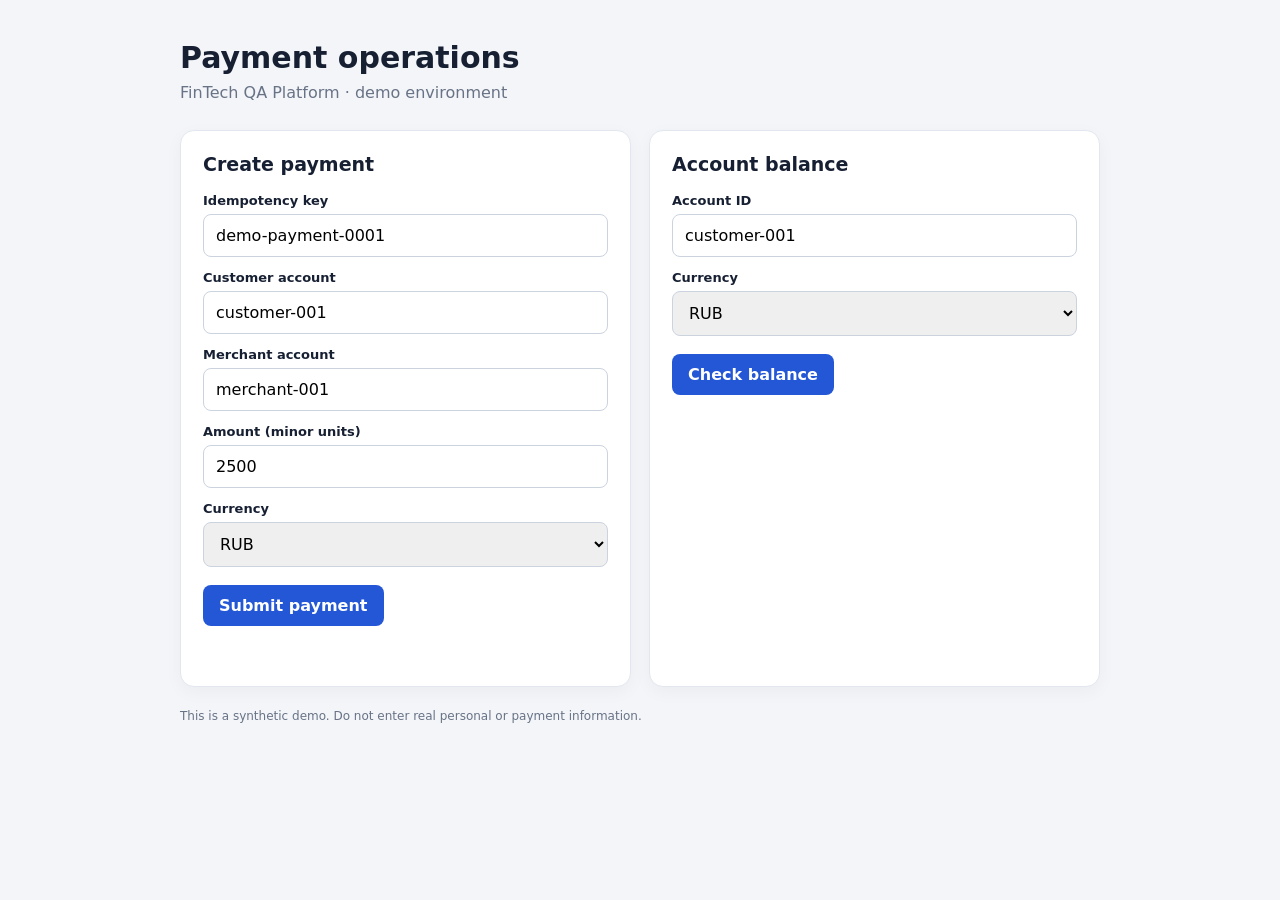
<file: fintech-qa-platform/frontend/index.html>
<!doctype html>
<html lang="en">
<head>
  <meta charset="utf-8">
  <meta name="viewport" content="width=device-width, initial-scale=1">
  <title>FinTech Demo — Payments</title>
  <style>
    :root { color-scheme: light; font-family: Inter, system-ui, sans-serif; background: #f3f5f8; color: #172033; }
    * { box-sizing: border-box; }
    body { margin: 0; padding: 40px 18px; }
    main { max-width: 920px; margin: auto; }
    header { margin-bottom: 28px; }
    h1 { margin: 0 0 8px; font-size: 30px; }
    .muted { color: #687386; }
    .grid { display: grid; grid-template-columns: repeat(auto-fit, minmax(280px, 1fr)); gap: 18px; }
    section { background: white; border: 1px solid #e2e7ef; border-radius: 14px; padding: 22px; box-shadow: 0 5px 18px #1720330a; }
    h2 { margin: 0 0 18px; font-size: 19px; }
    label { display: block; margin: 13px 0 6px; font-size: 13px; font-weight: 650; }
    input, select { width: 100%; padding: 11px 12px; border: 1px solid #cbd3df; border-radius: 8px; font: inherit; }
    button { margin-top: 18px; border: 0; border-radius: 8px; padding: 11px 16px; color: white; background: #2457d6; font: inherit; font-weight: 650; cursor: pointer; }
    button:hover { background: #1947b8; }
    button:disabled { opacity: .6; cursor: wait; }
    output { display: block; min-height: 24px; margin-top: 14px; font-size: 14px; overflow-wrap: anywhere; }
    output[data-state="success"] { color: #137547; }
    output[data-state="error"] { color: #b42318; }
    .notice { margin-top: 22px; font-size: 12px; color: #687386; }
  </style>
</head>
<body>
<main>
  <header>
    <h1>Payment operations</h1>
    <div class="muted">FinTech QA Platform · demo environment</div>
  </header>
  <div class="grid">
    <section aria-labelledby="payment-heading">
      <h2 id="payment-heading">Create payment</h2>
      <form id="payment-form">
        <label for="idempotency-key">Idempotency key</label>
        <input id="idempotency-key" name="idempotency_key" minlength="8" required value="demo-payment-0001">
        <label for="customer-account">Customer account</label>
        <input id="customer-account" name="customer_account" minlength="3" required value="customer-001">
        <label for="merchant-account">Merchant account</label>
        <input id="merchant-account" name="merchant_account" minlength="3" required value="merchant-001">
        <label for="amount">Amount (minor units)</label>
        <input id="amount" name="amount_minor" type="number" min="1" max="100000000" required value="2500">
        <label for="currency">Currency</label>
        <select id="currency" name="currency"><option value="RUB">RUB</option><option value="USD">USD</option><option value="EUR">EUR</option></select>
        <button id="submit-payment" type="submit">Submit payment</button>
      </form>
      <output id="payment-result" role="status" aria-live="polite"></output>
    </section>
    <section aria-labelledby="balance-heading">
      <h2 id="balance-heading">Account balance</h2>
      <form id="balance-form">
        <label for="account-id">Account ID</label>
        <input id="account-id" name="account_id" minlength="3" required value="customer-001">
        <label for="balance-currency">Currency</label>
        <select id="balance-currency" name="currency"><option value="RUB">RUB</option><option value="USD">USD</option><option value="EUR">EUR</option></select>
        <button id="check-balance" type="submit">Check balance</button>
      </form>
      <output id="balance-result" role="status" aria-live="polite"></output>
    </section>
  </div>
  <p class="notice">This is a synthetic demo. Do not enter real personal or payment information.</p>
</main>
<script>
  const paymentForm = document.querySelector("#payment-form");
  const paymentResult = document.querySelector("#payment-result");
  const balanceForm = document.querySelector("#balance-form");
  const balanceResult = document.querySelector("#balance-result");

  paymentForm.addEventListener("submit", async (event) => {
    event.preventDefault();
    const button = document.querySelector("#submit-payment");
    button.disabled = true;
    paymentResult.dataset.state = "";
    paymentResult.textContent = "Submitting…";
    const form = new FormData(paymentForm);
    const payload = Object.fromEntries(form.entries());
    payload.amount_minor = Number(payload.amount_minor);
    try {
      const response = await fetch("/api/payments", {
        method: "POST",
        headers: { "Content-Type": "application/json" },
        body: JSON.stringify(payload)
      });
      const data = await response.json();
      if (!response.ok) throw new Error(data.detail || "Payment request failed");
      paymentResult.dataset.state = "success";
      paymentResult.textContent = `Payment posted · ID ${data.payment_id} · ${data.duplicate ? "duplicate retry" : "new payment"}`;
    } catch (error) {
      paymentResult.dataset.state = "error";
      paymentResult.textContent = error.message;
    } finally {
      button.disabled = false;
    }
  });

  balanceForm.addEventListener("submit", async (event) => {
    event.preventDefault();
    const account = document.querySelector("#account-id").value.trim();
    const currency = document.querySelector("#balance-currency").value;
    balanceResult.dataset.state = "";
    balanceResult.textContent = "Loading…";
    try {
      const response = await fetch(`/api/accounts/${encodeURIComponent(account)}/balance?currency=${currency}`);
      const data = await response.json();
      if (!response.ok) throw new Error(data.detail || "Balance request failed");
      balanceResult.dataset.state = "success";
      balanceResult.textContent = `Balance: ${data.balance_minor} ${data.currency}`;
    } catch (error) {
      balanceResult.dataset.state = "error";
      balanceResult.textContent = error.message;
    }
  });
</script>
</body>
</html>
</file>
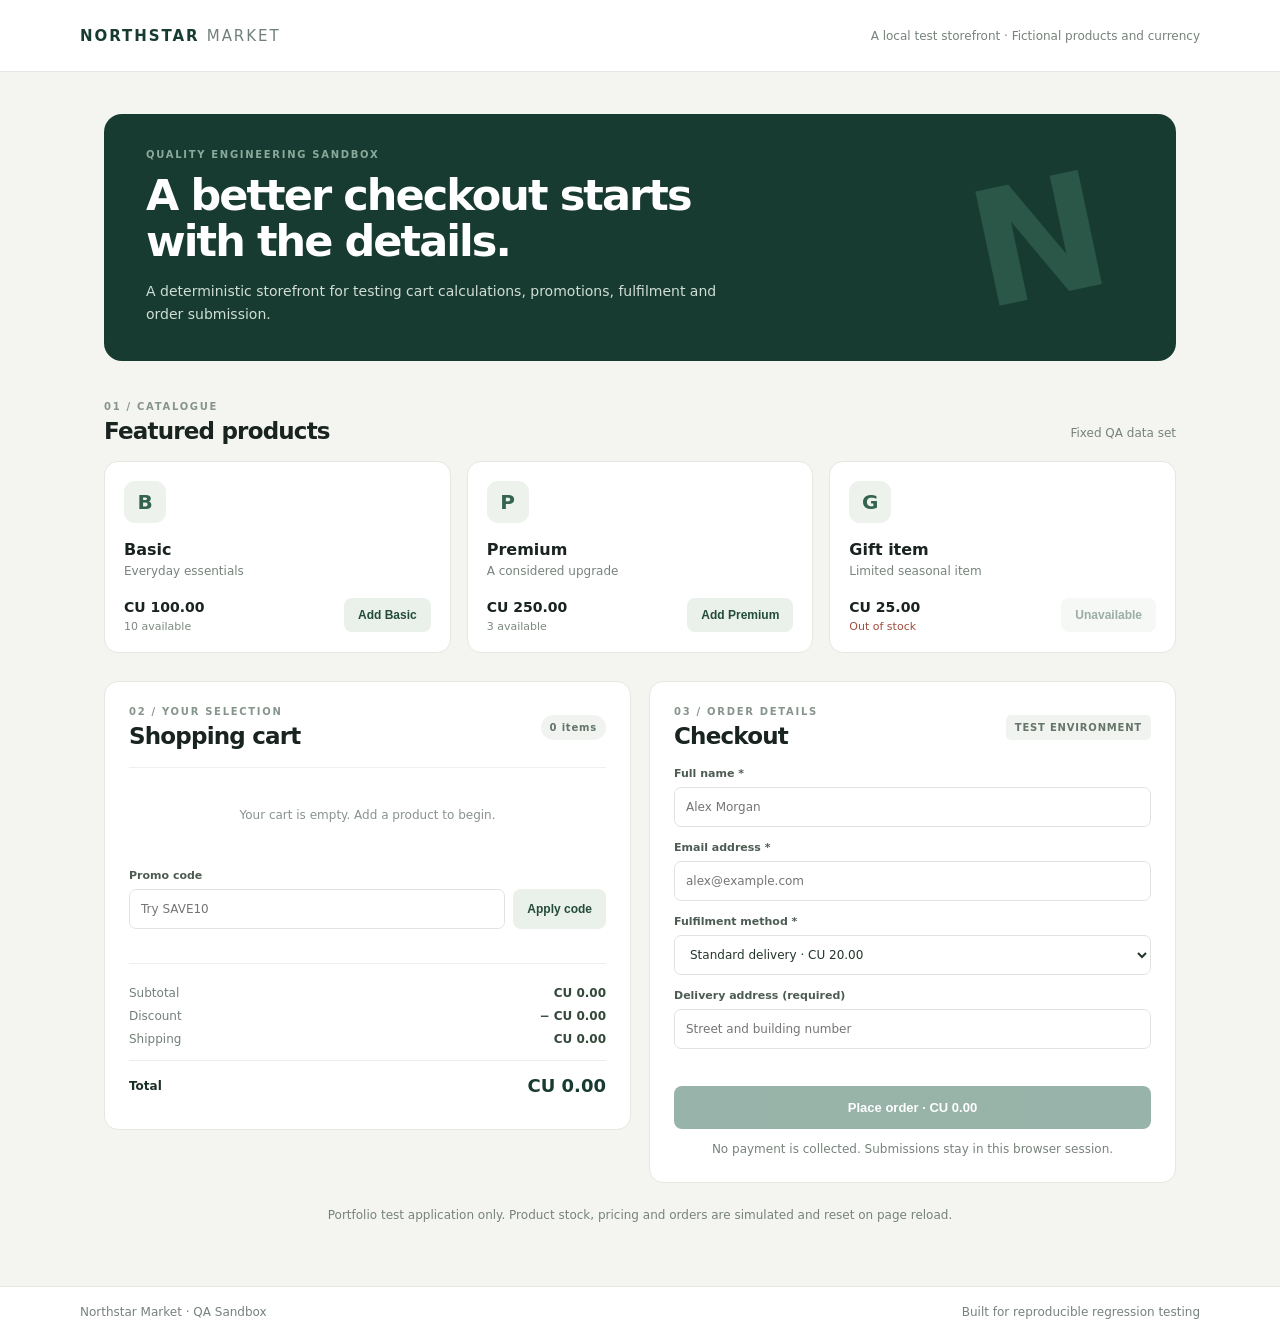
<file: qa-cases/checkout-regression/app/index.html>
<!doctype html>
<html lang="en">
<head>
  <meta charset="utf-8">
  <meta name="viewport" content="width=device-width, initial-scale=1">
  <meta name="description" content="A local storefront used for checkout regression testing.">
  <title>Northstar Market | Checkout QA Sandbox</title>
  <link rel="stylesheet" href="styles.css">
  <script src="app.js" defer></script>
</head>
<body>
  <header class="site-header">
    <a class="brand" href="#top" aria-label="Northstar Market home">NORTHSTAR <span>MARKET</span></a>
    <p class="header-note">A local test storefront · Fictional products and currency</p>
  </header>
  <main id="top" class="page-shell">
    <section class="intro" aria-labelledby="page-title">
      <div>
        <p class="eyebrow">QUALITY ENGINEERING SANDBOX</p>
        <h1 id="page-title">A better checkout starts with the details.</h1>
        <p class="intro-copy">A deterministic storefront for testing cart calculations, promotions, fulfilment and order submission.</p>
      </div>
      <div class="intro-mark" aria-hidden="true">N</div>
    </section>

    <section class="section-block" aria-labelledby="products-title">
      <div class="section-heading"><div><p class="eyebrow">01 / CATALOGUE</p><h2 id="products-title">Featured products</h2></div><span class="section-note">Fixed QA data set</span></div>
      <div id="product-grid" class="product-grid" aria-label="Products"></div>
    </section>

    <div class="checkout-layout">
      <section class="panel cart-panel" aria-labelledby="cart-title">
        <div class="section-heading compact"><div><p class="eyebrow">02 / YOUR SELECTION</p><h2 id="cart-title">Shopping cart</h2></div><span id="cart-count" class="count-pill">0 items</span></div>
        <div id="cart-items" class="cart-items"><p class="empty-state">Your cart is empty. Add a product to begin.</p></div>
        <div class="promo-block">
          <label for="promo-code">Promo code</label>
          <div class="promo-controls"><input id="promo-code" name="promo-code" type="text" autocomplete="off" placeholder="Try SAVE10"><button id="apply-promo" class="button button-secondary" type="button">Apply code</button></div>
          <p id="promo-feedback" class="field-feedback" role="status" aria-live="polite"></p>
        </div>
        <div class="totals" aria-label="Order summary">
          <div><span>Subtotal</span><strong id="subtotal" data-testid="subtotal">CU 0.00</strong></div>
          <div><span>Discount</span><strong id="discount" data-testid="discount">− CU 0.00</strong></div>
          <div><span>Shipping</span><strong id="shipping" data-testid="shipping">CU 0.00</strong></div>
          <div class="total-line"><span>Total</span><strong id="total" data-testid="total">CU 0.00</strong></div>
        </div>
      </section>

      <section class="panel details-panel" aria-labelledby="details-title">
        <div class="section-heading compact"><div><p class="eyebrow">03 / ORDER DETAILS</p><h2 id="details-title">Checkout</h2></div><span class="secure-label">TEST ENVIRONMENT</span></div>
        <form id="checkout-form" novalidate>
          <div class="form-grid">
            <div class="form-field full"><label for="customer-name">Full name *</label><input id="customer-name" name="customer-name" type="text" autocomplete="name" required minlength="2" placeholder="Alex Morgan"></div>
            <div class="form-field full"><label for="email">Email address *</label><input id="email" name="email" type="email" autocomplete="email" required placeholder="alex@example.com"></div>
            <div class="form-field full"><label for="fulfilment">Fulfilment method *</label><select id="fulfilment" name="fulfilment"><option value="delivery">Standard delivery · CU 20.00</option><option value="pickup">Store pickup · Free</option></select></div>
            <div class="form-field full"><label for="address">Delivery address <span id="address-hint">(required)</span></label><input id="address" name="address" type="text" autocomplete="street-address" required placeholder="Street and building number"></div>
          </div>
          <p id="form-feedback" class="field-feedback" role="status" aria-live="polite"></p>
          <button id="place-order" class="button button-primary" type="submit" disabled>Place order · CU 0.00</button>
          <p class="form-caption">No payment is collected. Submissions stay in this browser session.</p>
        </form>
        <section id="order-confirmation" class="confirmation" aria-live="polite" hidden>
          <span class="confirmation-icon" aria-hidden="true">✓</span>
          <p class="eyebrow">ORDER ACCEPTED</p>
          <h3>Thank you. Your test order is confirmed.</h3>
          <p>Reference: <strong id="order-reference"></strong></p>
          <p class="confirmation-note">This is a simulated transaction. No payment or fulfilment occurs.</p>
        </section>
      </section>
    </div>
    <p class="sandbox-note">Portfolio test application only. Product stock, pricing and orders are simulated and reset on page reload.</p>
    <span id="orders-created" data-testid="orders-created" hidden>0</span>
  </main>
  <footer class="site-footer"><span>Northstar Market · QA Sandbox</span><span>Built for reproducible regression testing</span></footer>
</body>
</html>
</file>
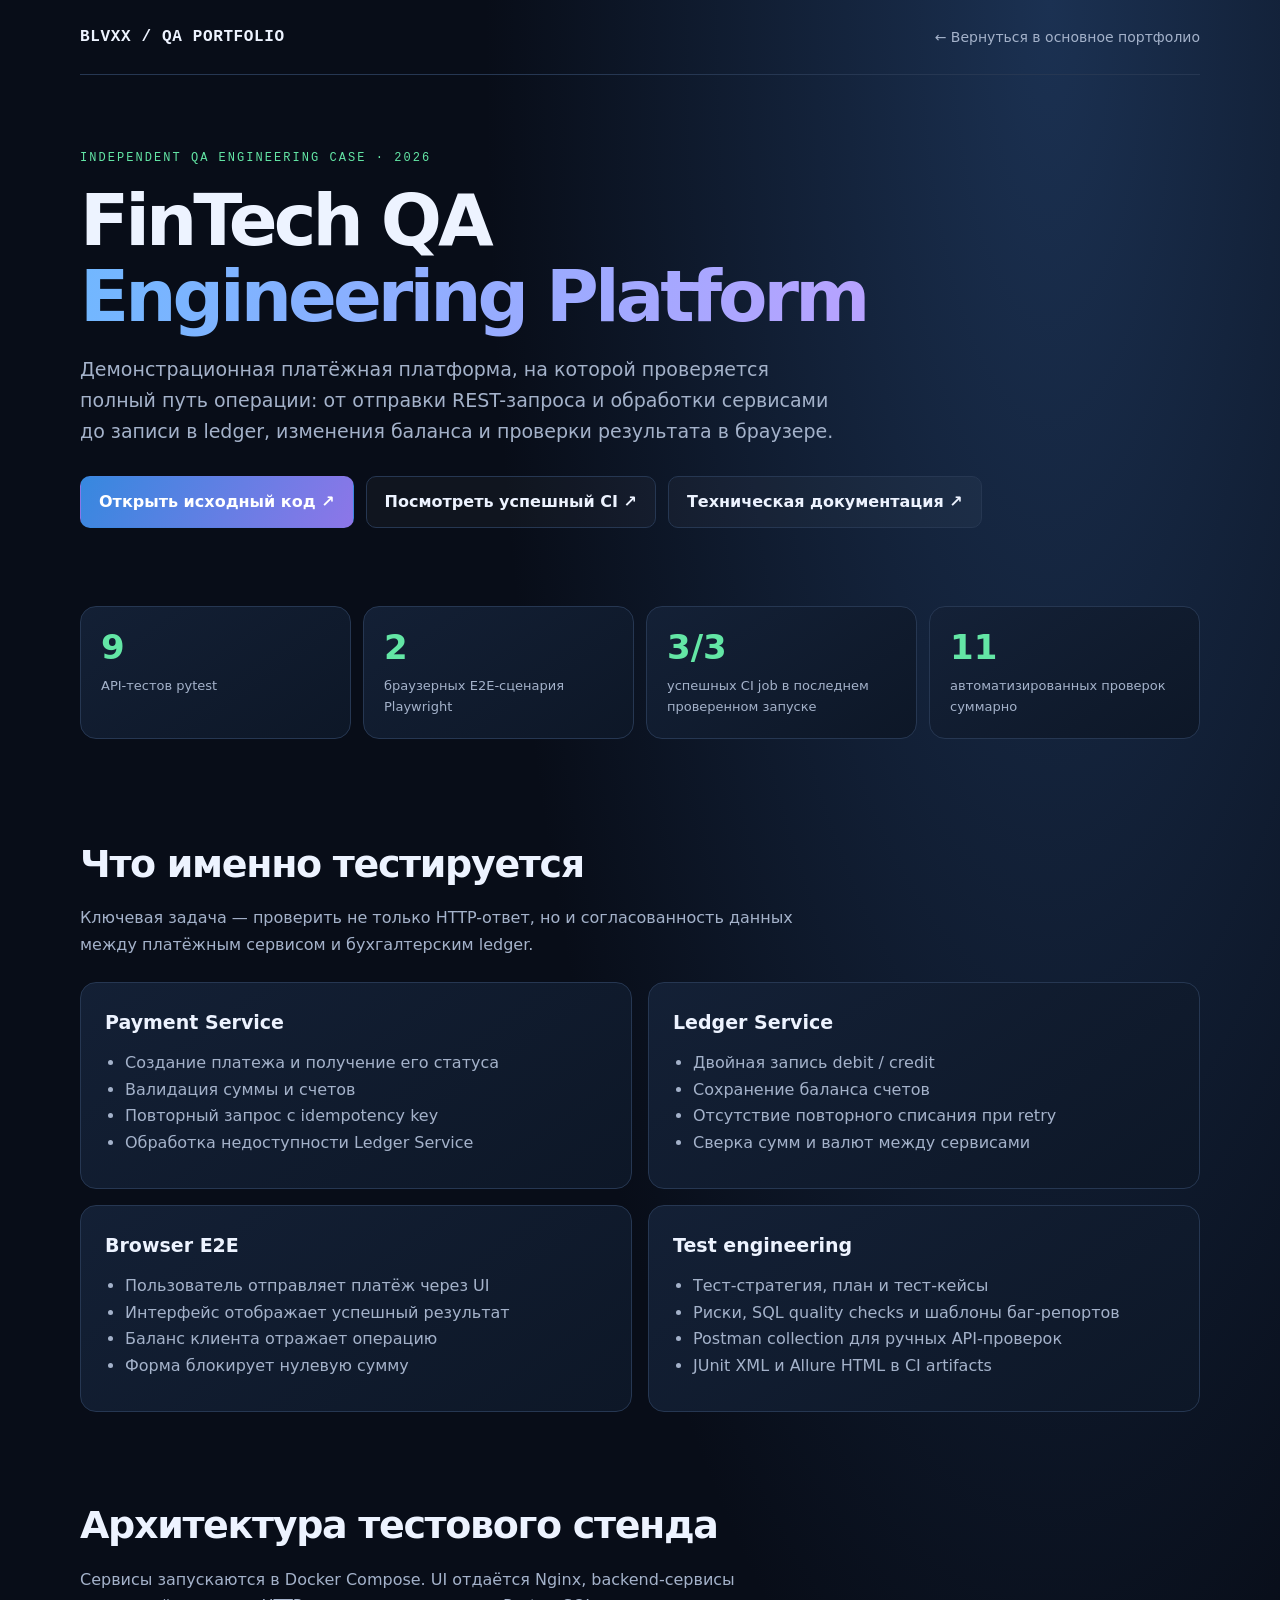
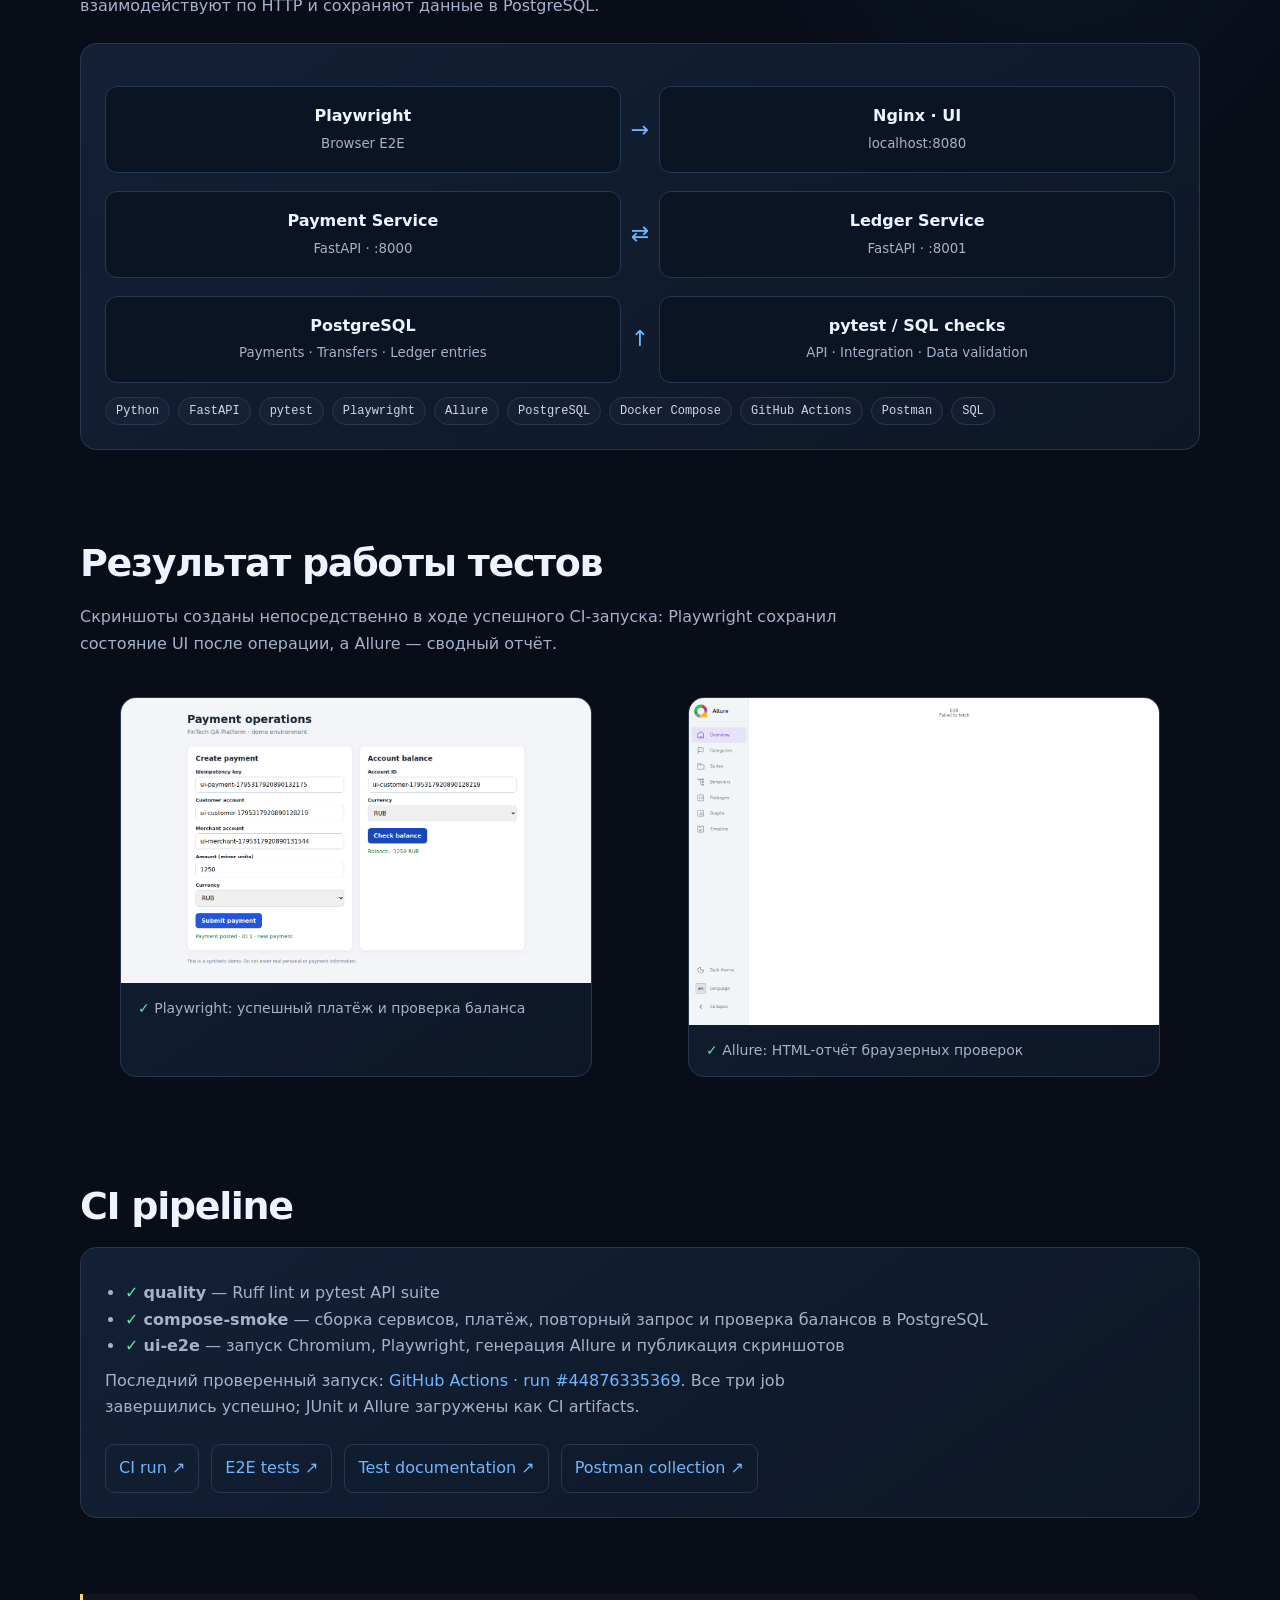
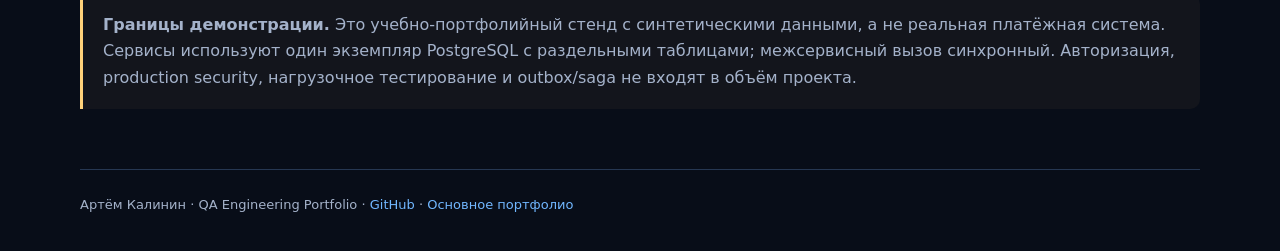
<file: fintech-qa-platform/overview.html>
<!doctype html>
<html lang="ru">
<head>
  <meta charset="utf-8">
  <meta name="viewport" content="width=device-width, initial-scale=1">
  <meta name="theme-color" content="#080d18">
  <meta name="description" content="FinTech QA Engineering Platform — демонстрационный проект Артёма Калинина: API, integration, Playwright E2E, PostgreSQL, Docker Compose, pytest, Allure и GitHub Actions.">
  <title>FinTech QA Platform — проект Артёма Калинина</title>
  <style>
    :root{color-scheme:dark;--bg:#080d18;--panel:#101a2b;--panel2:#142137;--line:#263752;--text:#edf3ff;--muted:#a4b2ca;--blue:#71b7ff;--green:#63e6a5;--violet:#b8a2ff;--amber:#ffd27a;--max:1120px}
    *{box-sizing:border-box}html{scroll-behavior:smooth}body{margin:0;background:radial-gradient(ellipse at 82% 0%,#1b3152 0,transparent 38%),var(--bg);color:var(--text);font:16px/1.65 Inter,system-ui,-apple-system,Segoe UI,sans-serif}a{color:var(--blue);text-decoration:none}a:hover{text-decoration:underline}.wrap{width:min(var(--max),calc(100% - 40px));margin:auto}.mono{font-family:ui-monospace,SFMono-Regular,Consolas,monospace}.top{display:flex;justify-content:space-between;align-items:center;padding:24px 0;border-bottom:1px solid var(--line);gap:16px}.brand{font-weight:700;letter-spacing:.04em;color:var(--text)}.back{font-size:14px;color:var(--muted)}.hero{padding:76px 0 54px}.eyebrow{color:var(--green);font:12px ui-monospace,monospace;letter-spacing:.17em;text-transform:uppercase}.hero h1{max-width:850px;margin:18px 0;font-size:clamp(38px,7vw,72px);line-height:1.05;letter-spacing:-.055em}.gradient{background:linear-gradient(100deg,var(--blue),var(--violet));-webkit-background-clip:text;background-clip:text;color:transparent}.lead{max-width:760px;color:var(--muted);font-size:19px}.actions{display:flex;flex-wrap:wrap;gap:12px;margin-top:28px}.btn{display:inline-flex;padding:12px 18px;border-radius:10px;border:1px solid var(--line);font-weight:650}.primary{background:linear-gradient(120deg,#3688df,#8d76e8);border-color:transparent;color:white}.secondary{color:var(--text);background:#ffffff08}.stats{display:grid;grid-template-columns:repeat(4,1fr);gap:12px;margin:24px 0 60px}.stat,.panel,.shot{background:linear-gradient(145deg,#142137eF,#0d1727);border:1px solid var(--line);border-radius:16px}.stat{padding:20px}.stat strong{display:block;font-size:34px;line-height:1.2;color:var(--green)}.stat span{display:block;margin-top:7px;color:var(--muted);font-size:13px}.section{padding:34px 0 48px}.section h2{font-size:clamp(26px,4vw,38px);letter-spacing:-.035em;margin:0 0 10px}.sub{color:var(--muted);max-width:760px;margin:0 0 24px}.grid{display:grid;grid-template-columns:repeat(2,1fr);gap:16px}.panel{padding:24px}.panel h3{margin:0 0 12px;font-size:19px}.panel p,.panel li{color:var(--muted)}.panel ul{padding-left:20px;margin:8px 0}.architecture{display:grid;grid-template-columns:1fr auto 1fr;gap:10px;align-items:center;margin-top:18px}.node{padding:16px;border:1px solid var(--line);background:#0b1423;border-radius:12px;text-align:center}.node b{display:block}.node small{color:var(--muted)}.arrow{color:var(--blue);font-size:22px;text-align:center}.stack{display:flex;flex-wrap:wrap;gap:8px;margin-top:14px}.stack span{padding:6px 10px;border:1px solid var(--line);border-radius:999px;color:#cbd8ee;font:12px ui-monospace,monospace;background:#ffffff06}.shots{display:grid;grid-template-columns:1fr 1fr;gap:16px}.shot{overflow:hidden}.shot img{display:block;width:100%;height:auto;background:#0a0f18}.shot figcaption{padding:14px 17px;color:var(--muted);font-size:14px}.check{color:var(--green)}.links{display:flex;flex-wrap:wrap;gap:12px}.links a{padding:10px 13px;border:1px solid var(--line);border-radius:9px}.notice{margin:28px 0 60px;padding:18px 20px;border-left:3px solid var(--amber);background:#ffd27a0b;color:var(--muted);border-radius:0 10px 10px 0}.footer{border-top:1px solid var(--line);padding:24px 0 36px;color:var(--muted);font-size:13px}
    @media(max-width:760px){.stats{grid-template-columns:repeat(2,1fr)}.grid,.shots{grid-template-columns:1fr}.architecture{grid-template-columns:1fr}.arrow{transform:rotate(90deg)}.hero{padding-top:54px}.lead{font-size:17px}}@media(max-width:420px){.wrap{width:min(var(--max),calc(100% - 28px))}.stats{gap:8px}.stat{padding:15px}.stat strong{font-size:28px}.top{align-items:flex-start;flex-direction:column}}
  </style>
</head>
<body>
  <div class="wrap">
    <header class="top">
      <a class="brand mono" href="../index.html">BLVXX / QA PORTFOLIO</a>
      <a class="back" href="../index.html">← Вернуться в основное портфолио</a>
    </header>

    <main>
      <section class="hero">
        <div class="eyebrow">Independent QA engineering case · 2026</div>
        <h1>FinTech QA<br><span class="gradient">Engineering Platform</span></h1>
        <p class="lead">Демонстрационная платёжная платформа, на которой проверяется полный путь операции: от отправки REST-запроса и обработки сервисами до записи в ledger, изменения баланса и проверки результата в браузере.</p>
        <div class="actions">
          <a class="btn primary" href="https://github.com/blvxx/portfolio/tree/main/fintech-qa-platform">Открыть исходный код ↗</a>
          <a class="btn secondary" href="https://github.com/blvxx/portfolio/actions/runs/44876335369">Посмотреть успешный CI ↗</a>
          <a class="btn secondary" href="README.md">Техническая документация ↗</a>
        </div>
      </section>

      <section class="stats" aria-label="Проверенные результаты проекта">
        <div class="stat"><strong>9</strong><span>API-тестов pytest</span></div>
        <div class="stat"><strong>2</strong><span>браузерных E2E-сценария Playwright</span></div>
        <div class="stat"><strong>3/3</strong><span>успешных CI job в последнем проверенном запуске</span></div>
        <div class="stat"><strong>11</strong><span>автоматизированных проверок суммарно</span></div>
      </section>

      <section class="section">
        <h2>Что именно тестируется</h2>
        <p class="sub">Ключевая задача — проверить не только HTTP-ответ, но и согласованность данных между платёжным сервисом и бухгалтерским ledger.</p>
        <div class="grid">
          <article class="panel">
            <h3>Payment Service</h3>
            <ul>
              <li>Создание платежа и получение его статуса</li>
              <li>Валидация суммы и счетов</li>
              <li>Повторный запрос с idempotency key</li>
              <li>Обработка недоступности Ledger Service</li>
            </ul>
          </article>
          <article class="panel">
            <h3>Ledger Service</h3>
            <ul>
              <li>Двойная запись debit / credit</li>
              <li>Сохранение баланса счетов</li>
              <li>Отсутствие повторного списания при retry</li>
              <li>Сверка сумм и валют между сервисами</li>
            </ul>
          </article>
          <article class="panel">
            <h3>Browser E2E</h3>
            <ul>
              <li>Пользователь отправляет платёж через UI</li>
              <li>Интерфейс отображает успешный результат</li>
              <li>Баланс клиента отражает операцию</li>
              <li>Форма блокирует нулевую сумму</li>
            </ul>
          </article>
          <article class="panel">
            <h3>Test engineering</h3>
            <ul>
              <li>Тест-стратегия, план и тест-кейсы</li>
              <li>Риски, SQL quality checks и шаблоны баг-репортов</li>
              <li>Postman collection для ручных API-проверок</li>
              <li>JUnit XML и Allure HTML в CI artifacts</li>
            </ul>
          </article>
        </div>
      </section>

      <section class="section">
        <h2>Архитектура тестового стенда</h2>
        <p class="sub">Сервисы запускаются в Docker Compose. UI отдаётся Nginx, backend-сервисы взаимодействуют по HTTP и сохраняют данные в PostgreSQL.</p>
        <div class="panel">
          <div class="architecture">
            <div class="node"><b>Playwright</b><small>Browser E2E</small></div>
            <div class="arrow">→</div>
            <div class="node"><b>Nginx · UI</b><small>localhost:8080</small></div>
          </div>
          <div class="architecture">
            <div class="node"><b>Payment Service</b><small>FastAPI · :8000</small></div>
            <div class="arrow">⇄</div>
            <div class="node"><b>Ledger Service</b><small>FastAPI · :8001</small></div>
          </div>
          <div class="architecture">
            <div class="node"><b>PostgreSQL</b><small>Payments · Transfers · Ledger entries</small></div>
            <div class="arrow">↑</div>
            <div class="node"><b>pytest / SQL checks</b><small>API · Integration · Data validation</small></div>
          </div>
          <div class="stack"><span>Python</span><span>FastAPI</span><span>pytest</span><span>Playwright</span><span>Allure</span><span>PostgreSQL</span><span>Docker Compose</span><span>GitHub Actions</span><span>Postman</span><span>SQL</span></div>
        </div>
      </section>

      <section class="section">
        <h2>Результат работы тестов</h2>
        <p class="sub">Скриншоты созданы непосредственно в ходе успешного CI-запуска: Playwright сохранил состояние UI после операции, а Allure — сводный отчёт.</p>
        <div class="shots">
          <figure class="shot">
            <img src="docs/screenshots/payment-ui.png" alt="Скриншот интерфейса платежей после успешной операции и проверки баланса" loading="lazy">
            <figcaption><span class="check">✓</span> Playwright: успешный платёж и проверка баланса</figcaption>
          </figure>
          <figure class="shot">
            <img src="docs/screenshots/allure-report.png" alt="Скриншот Allure отчёта по результатам E2E" loading="lazy">
            <figcaption><span class="check">✓</span> Allure: HTML-отчёт браузерных проверок</figcaption>
          </figure>
        </div>
      </section>

      <section class="section">
        <h2>CI pipeline</h2>
        <div class="panel">
          <ul>
            <li><span class="check">✓</span> <b>quality</b> — Ruff lint и pytest API suite</li>
            <li><span class="check">✓</span> <b>compose-smoke</b> — сборка сервисов, платёж, повторный запрос и проверка балансов в PostgreSQL</li>
            <li><span class="check">✓</span> <b>ui-e2e</b> — запуск Chromium, Playwright, генерация Allure и публикация скриншотов</li>
          </ul>
          <p class="sub">Последний проверенный запуск: <a href="https://github.com/blvxx/portfolio/actions/runs/44876335369">GitHub Actions · run #44876335369</a>. Все три job завершились успешно; JUnit и Allure загружены как CI artifacts.</p>
          <div class="links">
            <a href="https://github.com/blvxx/portfolio/actions/runs/44876335369">CI run ↗</a>
            <a href="https://github.com/blvxx/portfolio/tree/main/fintech-qa-platform/e2e">E2E tests ↗</a>
            <a href="https://github.com/blvxx/portfolio/tree/main/fintech-qa-platform/docs">Test documentation ↗</a>
            <a href="https://github.com/blvxx/portfolio/tree/main/fintech-qa-platform/postman">Postman collection ↗</a>
          </div>
        </div>
      </section>

      <aside class="notice"><b>Границы демонстрации.</b> Это учебно-портфолийный стенд с синтетическими данными, а не реальная платёжная система. Сервисы используют один экземпляр PostgreSQL с раздельными таблицами; межсервисный вызов синхронный. Авторизация, production security, нагрузочное тестирование и outbox/saga не входят в объём проекта.</aside>
    </main>

    <footer class="footer">Артём Калинин · QA Engineering Portfolio · <a href="https://github.com/blvxx">GitHub</a> · <a href="../index.html">Основное портфолио</a></footer>
  </div>
</body>
</html>
</file>
<file: qa-cases/checkout-regression/app/styles.css>
:root{font-family:Inter,ui-sans-serif,system-ui,-apple-system,BlinkMacSystemFont,"Segoe UI",sans-serif;color:#19231f;background:#f4f5f1;font-synthesis:none;text-rendering:optimizeLegibility}*{box-sizing:border-box}body{margin:0;min-width:320px}.site-header{height:72px;padding:0 max(24px,calc((100% - 1120px)/2));display:flex;align-items:center;justify-content:space-between;background:#fff;border-bottom:1px solid #e5e8e2}.brand{font-size:15px;font-weight:850;letter-spacing:.13em;color:#183b31;text-decoration:none}.brand span{font-weight:450;color:#718179}.header-note,.section-note,.form-caption,.sandbox-note,.site-footer{font-size:12px;color:#77827b}.page-shell{max-width:1120px;margin:0 auto;padding:42px 24px 64px}.intro{min-height:210px;background:#183b31;color:#fff;border-radius:18px;padding:35px 42px;display:flex;align-items:center;justify-content:space-between;overflow:hidden}.eyebrow{font-size:10px;font-weight:800;letter-spacing:.17em;color:#8aa99a;margin:0 0 12px}.intro h1{font-size:clamp(28px,4vw,43px);letter-spacing:-.045em;line-height:1.08;max-width:600px;margin:0}.intro-copy{color:#d0ded6;max-width:580px;font-size:14px;line-height:1.65;margin:15px 0 0}.intro-mark{font-size:160px;line-height:1;font-weight:900;color:#2b5749;transform:rotate(-12deg);padding-right:28px}.section-block{margin-top:40px}.section-heading{display:flex;justify-content:space-between;align-items:end;margin-bottom:17px}.section-heading h2{margin:0;font-size:23px;letter-spacing:-.035em}.section-heading .eyebrow{color:#86958b;margin-bottom:6px}.section-note{padding-bottom:4px}.product-grid{display:grid;grid-template-columns:repeat(3,minmax(0,1fr));gap:16px}.product-card{background:#fff;border:1px solid #e4e8e1;border-radius:14px;padding:19px;display:flex;flex-direction:column;min-height:190px}.product-art{width:42px;height:42px;border-radius:11px;background:#edf2ec;display:grid;place-items:center;color:#34634f;font-size:20px;font-weight:800;margin-bottom:17px}.product-card h3{font-size:16px;margin:0 0 5px}.product-description{font-size:12px;color:#78837c;margin:0 0 15px;min-height:18px}.product-bottom{display:flex;align-items:center;justify-content:space-between;margin-top:auto;gap:8px}.product-price{font-weight:750;font-size:14px}.stock{display:block;font-size:11px;color:#7d8981;margin-top:4px}.stock.out{color:#a04b3d}.button{border:0;border-radius:8px;padding:10px 14px;font-weight:700;font-size:12px;cursor:pointer;transition:background .15s,transform .15s}.button:focus-visible,input:focus-visible,select:focus-visible{outline:3px solid #8bb59b;outline-offset:2px}.button:disabled{opacity:.45;cursor:not-allowed}.button-primary{background:#1c5a43;color:white;width:100%;padding:14px;font-size:13px;margin-top:15px}.button-primary:hover:not(:disabled){background:#154934}.button-secondary{background:#eaf0ea;color:#244c3b;white-space:nowrap}.button-secondary:hover{background:#dce7dd}.checkout-layout{display:grid;grid-template-columns:1fr 1fr;gap:18px;margin-top:28px;align-items:start}.panel{background:#fff;border:1px solid #e4e8e1;border-radius:14px;padding:24px}.compact{align-items:center;margin-bottom:18px}.count-pill,.secure-label{font-size:10px;font-weight:750;letter-spacing:.08em;color:#64756a;background:#f0f3ef;padding:7px 9px;border-radius:20px}.secure-label{border-radius:5px}.cart-items{border-top:1px solid #edf0eb;min-height:84px}.empty-state{color:#89938d;font-size:12px;text-align:center;padding:28px 8px}.cart-row{padding:14px 0;border-bottom:1px solid #edf0eb;display:grid;grid-template-columns:1fr auto;gap:10px}.cart-product-name{font-size:13px;font-weight:700}.cart-meta{font-size:11px;color:#818b84;margin-top:4px}.cart-actions{display:flex;align-items:center;gap:7px}.quantity-control{display:flex;align-items:center;gap:7px}.quantity-control button,.remove-item{border:1px solid #e0e6df;background:#fff;border-radius:6px;width:26px;height:26px;cursor:pointer;color:#305541}.quantity-control button:disabled{opacity:.4;cursor:not-allowed}.quantity-value{font-size:12px;min-width:13px;text-align:center}.remove-item{width:auto;padding:0 8px;font-size:10px;color:#8a544b}.promo-block{padding:18px 0 12px;border-bottom:1px solid #edf0eb}.promo-block label,.form-field label{display:block;font-size:11px;font-weight:750;margin-bottom:7px;color:#4d5c53}.promo-controls{display:flex;gap:8px}.promo-controls input,.form-field input,.form-field select{height:40px;border:1px solid #dfe5de;border-radius:7px;padding:0 11px;font:inherit;font-size:12px;width:100%;background:white;color:#24352b}.promo-controls input{flex:1}.field-feedback{font-size:11px;min-height:15px;color:#55775e;margin:7px 0 0}.field-feedback.error{color:#a04438}.totals{padding-top:13px}.totals>div{display:flex;align-items:center;justify-content:space-between;margin:9px 0;font-size:12px;color:#738078}.totals strong{font-size:12px;color:#34483c}.total-line{border-top:1px solid #e9eee8;padding-top:14px;margin-top:14px!important;color:#1b3025!important;font-weight:800}.total-line strong{font-size:18px;color:#183b31}.form-grid{display:grid;grid-template-columns:1fr 1fr;gap:14px}.form-field.full{grid-column:1/-1}.form-field input:invalid:not(:placeholder-shown){border-color:#c7796d}.form-caption{line-height:1.5;text-align:center;margin:11px 0 0}.confirmation{border:1px solid #cfe2d4;border-radius:10px;background:#f4faf4;text-align:center;padding:24px 18px;margin-top:18px}.confirmation-icon{display:grid;place-items:center;margin:0 auto 13px;background:#dcefe0;color:#26633e;border-radius:50%;width:38px;height:38px;font-weight:900}.confirmation h3{font-size:17px;margin:0 0 10px}.confirmation p{font-size:12px;color:#607267}.confirmation .eyebrow{color:#60876a}.confirmation-note{font-size:10px!important}.sandbox-note{text-align:center;margin:25px 0 0}.site-footer{padding:18px max(24px,calc((100% - 1120px)/2));background:#fff;display:flex;justify-content:space-between;gap:12px;border-top:1px solid #e5e8e2}
@media(max-width:760px){.site-header{height:auto;min-height:64px;padding:14px 20px;gap:12px}.header-note{max-width:140px;text-align:right;line-height:1.4}.page-shell{padding:24px 16px 40px}.intro{min-height:185px;padding:28px 24px}.intro-mark{font-size:100px;padding:0}.product-grid{grid-template-columns:1fr}.product-card{min-height:150px}.checkout-layout{grid-template-columns:1fr}.panel{padding:19px}.section-heading h2{font-size:20px}.site-footer{padding:16px 20px;flex-direction:column}.section-note{font-size:10px}}
</file>
